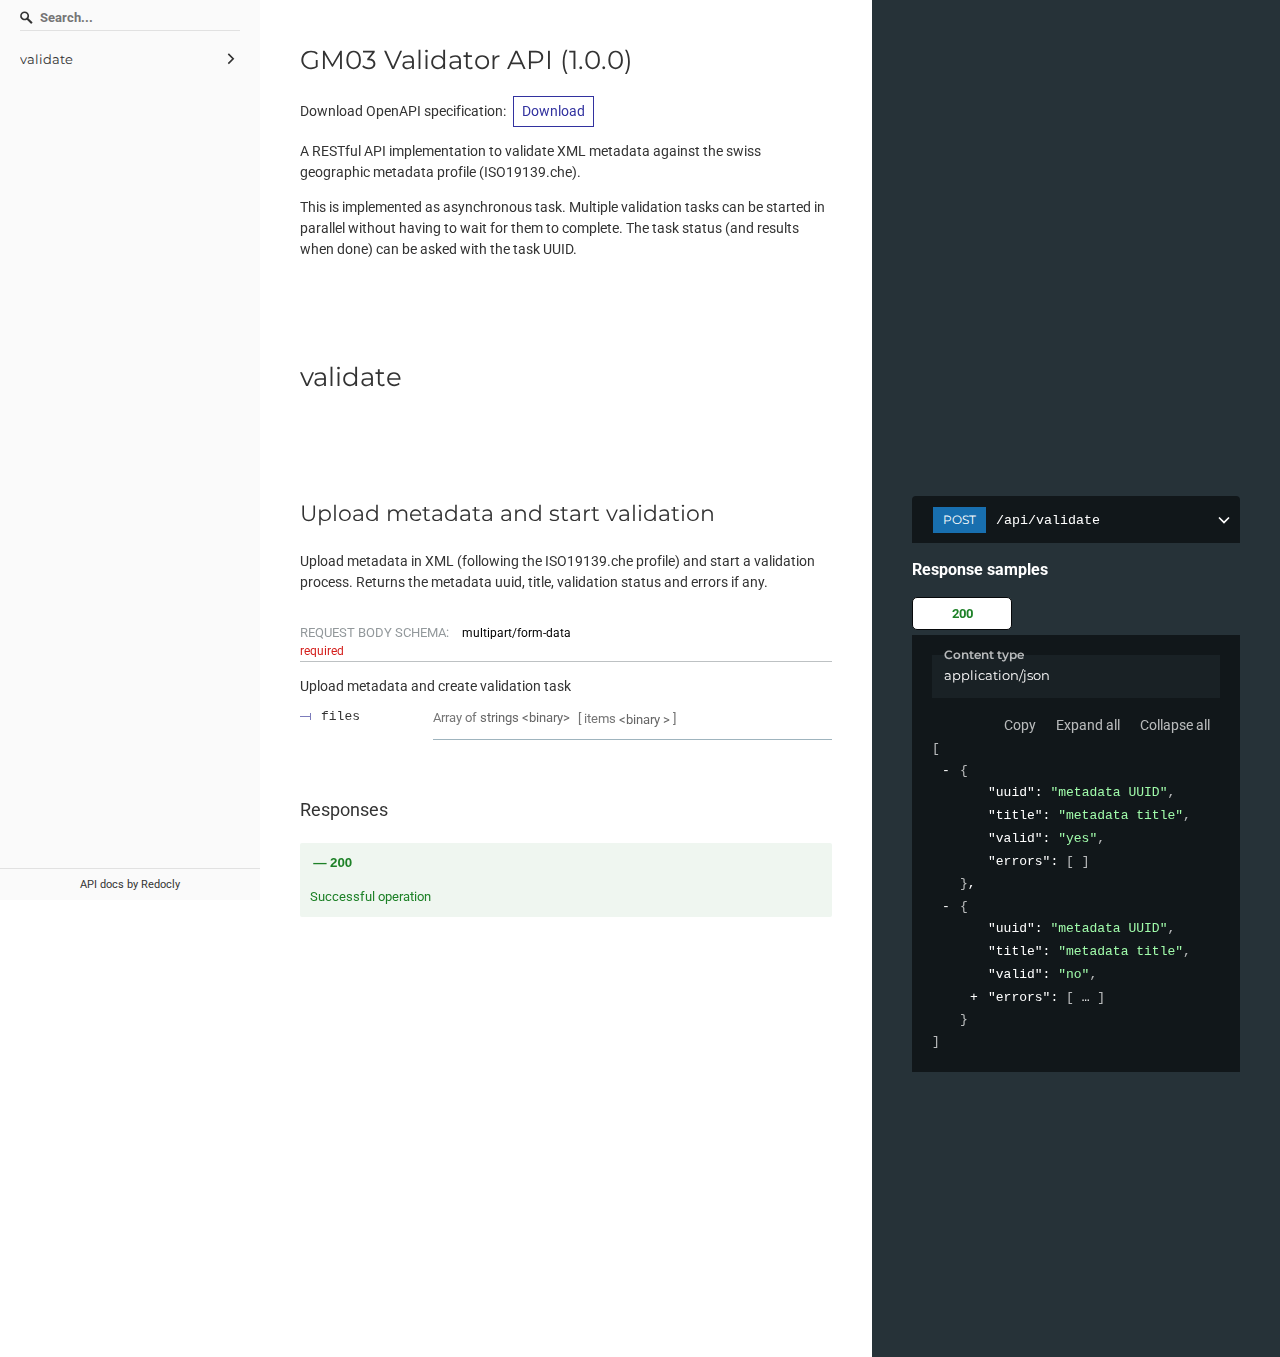
<file: home/static/redoc-static.html>
<!DOCTYPE html>
<html>

<head>
  <meta charset="utf8" />
  <title>GM03 Validator API</title>
  <!-- needed for adaptive design -->
  <meta name="viewport" content="width=device-width, initial-scale=1">
  <style>
    body {
      padding: 0;
      margin: 0;
    }
  </style>
  <script src="https://cdn.redoc.ly/redoc/v2.1.3/bundles/redoc.standalone.js"></script><style data-styled="true" data-styled-version="6.1.1">.gvoNGN{width:calc(100% - 40%);padding:0 40px;}/*!sc*/
@media print,screen and (max-width: 75rem){.gvoNGN{width:100%;padding:40px 40px;}}/*!sc*/
data-styled.g4[id="sc-hKgKIp"]{content:"gvoNGN,"}/*!sc*/
.kxmVZO{padding:40px 0;}/*!sc*/
.kxmVZO:last-child{min-height:calc(100vh + 1px);}/*!sc*/
.kxmVZO>.kxmVZO:last-child{min-height:initial;}/*!sc*/
@media print,screen and (max-width: 75rem){.kxmVZO{padding:0;}}/*!sc*/
.bCpIRB{padding:40px 0;position:relative;}/*!sc*/
.bCpIRB:last-child{min-height:calc(100vh + 1px);}/*!sc*/
.bCpIRB>.bCpIRB:last-child{min-height:initial;}/*!sc*/
@media print,screen and (max-width: 75rem){.bCpIRB{padding:0;}}/*!sc*/
.bCpIRB:not(:last-of-type):after{position:absolute;bottom:0;width:100%;display:block;content:'';border-bottom:1px solid rgba(0, 0, 0, 0.2);}/*!sc*/
data-styled.g5[id="sc-eCstZk"]{content:"kxmVZO,bCpIRB,"}/*!sc*/
.QymcT{width:40%;color:#ffffff;background-color:#263238;padding:0 40px;}/*!sc*/
@media print,screen and (max-width: 75rem){.QymcT{width:100%;padding:40px 40px;}}/*!sc*/
data-styled.g6[id="sc-jSguLX"]{content:"QymcT,"}/*!sc*/
.bZqtR{background-color:#263238;}/*!sc*/
data-styled.g7[id="sc-gKsecS"]{content:"bZqtR,"}/*!sc*/
.keMybc{display:flex;width:100%;padding:0;}/*!sc*/
@media print,screen and (max-width: 75rem){.keMybc{flex-direction:column;}}/*!sc*/
data-styled.g8[id="sc-iBPTVF"]{content:"keMybc,"}/*!sc*/
.djltfY{font-family:Montserrat,sans-serif;font-weight:400;font-size:1.85714em;line-height:1.6em;color:#333333;}/*!sc*/
data-styled.g9[id="sc-fubDmA"]{content:"djltfY,"}/*!sc*/
.biKwui{font-family:Montserrat,sans-serif;font-weight:400;font-size:1.57143em;line-height:1.6em;color:#333333;margin:0 0 20px;}/*!sc*/
data-styled.g10[id="sc-pGaPU"]{content:"biKwui,"}/*!sc*/
.jmifsN{color:#ffffff;}/*!sc*/
data-styled.g12[id="sc-kEjbdu"]{content:"jmifsN,"}/*!sc*/
.bRzaSI{border-bottom:1px solid rgba(38, 50, 56, 0.3);margin:1em 0 1em 0;color:rgba(38, 50, 56, 0.5);font-weight:normal;text-transform:uppercase;font-size:0.929em;line-height:20px;}/*!sc*/
data-styled.g13[id="sc-iqHXzD"]{content:"bRzaSI,"}/*!sc*/
.sc-crrtmM{cursor:pointer;margin-left:-20px;padding:0;line-height:1;width:20px;display:inline-block;outline:0;}/*!sc*/
.jGBpue:before{content:'';width:15px;height:15px;background-size:contain;background-image:url('[data-uri]');opacity:0.5;visibility:hidden;display:inline-block;vertical-align:middle;}/*!sc*/
h1:hover>.jGBpue::before,h2:hover>.jGBpue::before,.jGBpue:hover::before{visibility:visible;}/*!sc*/
data-styled.g14[id="sc-crrtmM"]{content:"jGBpue,"}/*!sc*/
.hHHrnR{height:18px;width:18px;min-width:18px;vertical-align:middle;float:right;transition:transform 0.2s ease-out;transform:rotateZ(-90deg);}/*!sc*/
.hHbBnT{height:20px;width:20px;min-width:20px;vertical-align:middle;float:right;transition:transform 0.2s ease-out;transform:rotateZ(0);}/*!sc*/
.hHbBnT polygon{fill:white;}/*!sc*/
data-styled.g15[id="sc-dQpIV"]{content:"hHHrnR,hHbBnT,"}/*!sc*/
.gPUvwc{border-left:1px solid #7c7cbb;box-sizing:border-box;position:relative;padding:10px 10px 10px 0;}/*!sc*/
@media screen and (max-width: 50rem){.gPUvwc{display:block;overflow:hidden;}}/*!sc*/
tr:first-of-type>.gPUvwc,tr.last>.gPUvwc{border-left-width:0;background-position:top left;background-repeat:no-repeat;background-size:1px 100%;}/*!sc*/
tr:first-of-type>.gPUvwc{background-image:linear-gradient(
      to bottom,
      transparent 0%,
      transparent 22px,
      #7c7cbb 22px,
      #7c7cbb 100%
    );}/*!sc*/
tr.last>.gPUvwc{background-image:linear-gradient(
      to bottom,
      #7c7cbb 0%,
      #7c7cbb 22px,
      transparent 22px,
      transparent 100%
    );}/*!sc*/
tr.last+tr>.gPUvwc{border-left-color:transparent;}/*!sc*/
tr.last:first-child>.gPUvwc{background:none;border-left-color:transparent;}/*!sc*/
data-styled.g18[id="sc-hBEZvw"]{content:"gPUvwc,"}/*!sc*/
.gXIfsF{vertical-align:top;line-height:20px;white-space:nowrap;font-size:13px;font-family:Courier,monospace;}/*!sc*/
.gXIfsF.deprecated{text-decoration:line-through;color:#707070;}/*!sc*/
data-styled.g20[id="sc-fFubCH"]{content:"gXIfsF,"}/*!sc*/
.kMAhqG{border-bottom:1px solid #9fb4be;padding:10px 0;width:75%;box-sizing:border-box;}/*!sc*/
tr.expanded .kMAhqG{border-bottom:none;}/*!sc*/
@media screen and (max-width: 50rem){.kMAhqG{padding:0 20px;border-bottom:none;border-left:1px solid #7c7cbb;}tr.last>.kMAhqG{border-left:none;}}/*!sc*/
data-styled.g21[id="sc-bkzXAi"]{content:"kMAhqG,"}/*!sc*/
.jwsifT{color:#7c7cbb;font-family:Courier,monospace;margin-right:10px;}/*!sc*/
.jwsifT::before{content:'';display:inline-block;vertical-align:middle;width:10px;height:1px;background:#7c7cbb;}/*!sc*/
.jwsifT::after{content:'';display:inline-block;vertical-align:middle;width:1px;background:#7c7cbb;height:7px;}/*!sc*/
data-styled.g22[id="sc-idOjMB"]{content:"jwsifT,"}/*!sc*/
.buUaAP{border-collapse:separate;border-radius:3px;font-size:14px;border-spacing:0;width:100%;}/*!sc*/
.buUaAP >tr{vertical-align:middle;}/*!sc*/
@media screen and (max-width: 50rem){.buUaAP{display:block;}.buUaAP >tr,.buUaAP >tbody>tr{display:block;}}/*!sc*/
@media screen and (max-width: 50rem) and (-ms-high-contrast:none){.buUaAP td{float:left;width:100%;}}/*!sc*/
.buUaAP .sc-dIUfKc,.buUaAP .sc-dIUfKc .sc-dIUfKc .sc-dIUfKc,.buUaAP .sc-dIUfKc .sc-dIUfKc .sc-dIUfKc .sc-dIUfKc .sc-dIUfKc{margin:1em;margin-right:0;background:#fafafa;}/*!sc*/
.buUaAP .sc-dIUfKc .sc-dIUfKc,.buUaAP .sc-dIUfKc .sc-dIUfKc .sc-dIUfKc .sc-dIUfKc,.buUaAP .sc-dIUfKc .sc-dIUfKc .sc-dIUfKc .sc-dIUfKc .sc-dIUfKc .sc-dIUfKc{background:#ffffff;}/*!sc*/
data-styled.g24[id="sc-hHftZz"]{content:"buUaAP,"}/*!sc*/
.jVRsAZ >ul{list-style:none;padding:0;margin:0;margin:0 -5px;}/*!sc*/
.jVRsAZ >ul >li{padding:5px 10px;display:inline-block;background-color:#11171a;border-bottom:1px solid rgba(0, 0, 0, 0.5);cursor:pointer;text-align:center;outline:none;color:#ccc;margin:0 5px 5px 5px;border:1px solid #07090b;border-radius:5px;min-width:60px;font-size:0.9em;font-weight:bold;}/*!sc*/
.jVRsAZ >ul >li.react-tabs__tab--selected{color:#333333;background:#ffffff;}/*!sc*/
.jVRsAZ >ul >li.react-tabs__tab--selected:focus{outline:auto;}/*!sc*/
.jVRsAZ >ul >li:only-child{flex:none;min-width:100px;}/*!sc*/
.jVRsAZ >ul >li.tab-success{color:#1d8127;}/*!sc*/
.jVRsAZ >ul >li.tab-redirect{color:#ffa500;}/*!sc*/
.jVRsAZ >ul >li.tab-info{color:#87ceeb;}/*!sc*/
.jVRsAZ >ul >li.tab-error{color:#d41f1c;}/*!sc*/
.jVRsAZ >.react-tabs__tab-panel{background:#11171a;}/*!sc*/
.jVRsAZ >.react-tabs__tab-panel>div,.jVRsAZ >.react-tabs__tab-panel>pre{padding:20px;margin:0;}/*!sc*/
.jVRsAZ >.react-tabs__tab-panel>div>pre{padding:0;}/*!sc*/
data-styled.g30[id="sc-cxFKTC"]{content:"jVRsAZ,"}/*!sc*/
.gpkGbA code[class*='language-'],.gpkGbA pre[class*='language-']{text-shadow:0 -0.1em 0.2em black;text-align:left;white-space:pre;word-spacing:normal;word-break:normal;word-wrap:normal;line-height:1.5;-moz-tab-size:4;-o-tab-size:4;tab-size:4;-webkit-hyphens:none;-moz-hyphens:none;-ms-hyphens:none;hyphens:none;}/*!sc*/
@media print{.gpkGbA code[class*='language-'],.gpkGbA pre[class*='language-']{text-shadow:none;}}/*!sc*/
.gpkGbA pre[class*='language-']{padding:1em;margin:0.5em 0;overflow:auto;}/*!sc*/
.gpkGbA .token.comment,.gpkGbA .token.prolog,.gpkGbA .token.doctype,.gpkGbA .token.cdata{color:hsl(30, 20%, 50%);}/*!sc*/
.gpkGbA .token.punctuation{opacity:0.7;}/*!sc*/
.gpkGbA .namespace{opacity:0.7;}/*!sc*/
.gpkGbA .token.property,.gpkGbA .token.tag,.gpkGbA .token.number,.gpkGbA .token.constant,.gpkGbA .token.symbol{color:#4a8bb3;}/*!sc*/
.gpkGbA .token.boolean{color:#e64441;}/*!sc*/
.gpkGbA .token.selector,.gpkGbA .token.attr-name,.gpkGbA .token.string,.gpkGbA .token.char,.gpkGbA .token.builtin,.gpkGbA .token.inserted{color:#a0fbaa;}/*!sc*/
.gpkGbA .token.selector+a,.gpkGbA .token.attr-name+a,.gpkGbA .token.string+a,.gpkGbA .token.char+a,.gpkGbA .token.builtin+a,.gpkGbA .token.inserted+a,.gpkGbA .token.selector+a:visited,.gpkGbA .token.attr-name+a:visited,.gpkGbA .token.string+a:visited,.gpkGbA .token.char+a:visited,.gpkGbA .token.builtin+a:visited,.gpkGbA .token.inserted+a:visited{color:#4ed2ba;text-decoration:underline;}/*!sc*/
.gpkGbA .token.property.string{color:white;}/*!sc*/
.gpkGbA .token.operator,.gpkGbA .token.entity,.gpkGbA .token.url,.gpkGbA .token.variable{color:hsl(40, 90%, 60%);}/*!sc*/
.gpkGbA .token.atrule,.gpkGbA .token.attr-value,.gpkGbA .token.keyword{color:hsl(350, 40%, 70%);}/*!sc*/
.gpkGbA .token.regex,.gpkGbA .token.important{color:#e90;}/*!sc*/
.gpkGbA .token.important,.gpkGbA .token.bold{font-weight:bold;}/*!sc*/
.gpkGbA .token.italic{font-style:italic;}/*!sc*/
.gpkGbA .token.entity{cursor:help;}/*!sc*/
.gpkGbA .token.deleted{color:red;}/*!sc*/
data-styled.g32[id="sc-iJuWdM"]{content:"gpkGbA,"}/*!sc*/
.bIDavi{opacity:0.7;transition:opacity 0.3s ease;text-align:right;}/*!sc*/
.bIDavi:focus-within{opacity:1;}/*!sc*/
.bIDavi >button{background-color:transparent;border:0;color:inherit;padding:2px 10px;font-family:Roboto,sans-serif;font-size:14px;line-height:1.5em;cursor:pointer;outline:0;}/*!sc*/
.bIDavi >button :hover,.bIDavi >button :focus{background:rgba(255, 255, 255, 0.1);}/*!sc*/
data-styled.g33[id="sc-giInvV"]{content:"bIDavi,"}/*!sc*/
.eJckYb{position:relative;}/*!sc*/
data-styled.g37[id="sc-kLgoAE"]{content:"eJckYb,"}/*!sc*/
.duVBEA{margin-left:10px;text-transform:none;font-size:0.929em;color:black;}/*!sc*/
data-styled.g41[id="sc-gWHiUp"]{content:"duVBEA,"}/*!sc*/
.casAkG{font-family:Roboto,sans-serif;font-weight:400;line-height:1.5em;}/*!sc*/
.casAkG p:last-child{margin-bottom:0;}/*!sc*/
.casAkG h1{font-family:Montserrat,sans-serif;font-weight:400;font-size:1.85714em;line-height:1.6em;color:#32329f;margin-top:0;}/*!sc*/
.casAkG h2{font-family:Montserrat,sans-serif;font-weight:400;font-size:1.57143em;line-height:1.6em;color:#333333;}/*!sc*/
.casAkG code{color:#e53935;background-color:rgba(38, 50, 56, 0.05);font-family:Courier,monospace;border-radius:2px;border:1px solid rgba(38, 50, 56, 0.1);padding:0 5px;font-size:13px;font-weight:400;word-break:break-word;}/*!sc*/
.casAkG pre{font-family:Courier,monospace;white-space:pre;background-color:#11171a;color:white;padding:20px;overflow-x:auto;line-height:normal;border-radius:0;border:1px solid rgba(38, 50, 56, 0.1);}/*!sc*/
.casAkG pre code{background-color:transparent;color:white;padding:0;}/*!sc*/
.casAkG pre code:before,.casAkG pre code:after{content:none;}/*!sc*/
.casAkG blockquote{margin:0;margin-bottom:1em;padding:0 15px;color:#777;border-left:4px solid #ddd;}/*!sc*/
.casAkG img{max-width:100%;box-sizing:content-box;}/*!sc*/
.casAkG ul,.casAkG ol{padding-left:2em;margin:0;margin-bottom:1em;}/*!sc*/
.casAkG ul ul,.casAkG ol ul,.casAkG ul ol,.casAkG ol ol{margin-bottom:0;margin-top:0;}/*!sc*/
.casAkG table{display:block;width:100%;overflow:auto;word-break:normal;word-break:keep-all;border-collapse:collapse;border-spacing:0;margin-top:1.5em;margin-bottom:1.5em;}/*!sc*/
.casAkG table tr{background-color:#fff;border-top:1px solid #ccc;}/*!sc*/
.casAkG table tr:nth-child(2n){background-color:#fafafa;}/*!sc*/
.casAkG table th,.casAkG table td{padding:6px 13px;border:1px solid #ddd;}/*!sc*/
.casAkG table th{text-align:left;font-weight:bold;}/*!sc*/
.casAkG .share-link{cursor:pointer;margin-left:-20px;padding:0;line-height:1;width:20px;display:inline-block;outline:0;}/*!sc*/
.casAkG .share-link:before{content:'';width:15px;height:15px;background-size:contain;background-image:url('[data-uri]');opacity:0.5;visibility:hidden;display:inline-block;vertical-align:middle;}/*!sc*/
.casAkG h1:hover>.share-link::before,.casAkG h2:hover>.share-link::before,.casAkG .share-link:hover::before{visibility:visible;}/*!sc*/
.casAkG a{text-decoration:auto;color:#32329f;}/*!sc*/
.casAkG a:visited{color:#32329f;}/*!sc*/
.casAkG a:hover{color:#6868cf;text-decoration:auto;}/*!sc*/
.dujygE{font-family:Roboto,sans-serif;font-weight:400;line-height:1.5em;}/*!sc*/
.dujygE p:last-child{margin-bottom:0;}/*!sc*/
.dujygE p:first-child{margin-top:0;}/*!sc*/
.dujygE p:last-child{margin-bottom:0;}/*!sc*/
.dujygE h1{font-family:Montserrat,sans-serif;font-weight:400;font-size:1.85714em;line-height:1.6em;color:#32329f;margin-top:0;}/*!sc*/
.dujygE h2{font-family:Montserrat,sans-serif;font-weight:400;font-size:1.57143em;line-height:1.6em;color:#333333;}/*!sc*/
.dujygE code{color:#e53935;background-color:rgba(38, 50, 56, 0.05);font-family:Courier,monospace;border-radius:2px;border:1px solid rgba(38, 50, 56, 0.1);padding:0 5px;font-size:13px;font-weight:400;word-break:break-word;}/*!sc*/
.dujygE pre{font-family:Courier,monospace;white-space:pre;background-color:#11171a;color:white;padding:20px;overflow-x:auto;line-height:normal;border-radius:0;border:1px solid rgba(38, 50, 56, 0.1);}/*!sc*/
.dujygE pre code{background-color:transparent;color:white;padding:0;}/*!sc*/
.dujygE pre code:before,.dujygE pre code:after{content:none;}/*!sc*/
.dujygE blockquote{margin:0;margin-bottom:1em;padding:0 15px;color:#777;border-left:4px solid #ddd;}/*!sc*/
.dujygE img{max-width:100%;box-sizing:content-box;}/*!sc*/
.dujygE ul,.dujygE ol{padding-left:2em;margin:0;margin-bottom:1em;}/*!sc*/
.dujygE ul ul,.dujygE ol ul,.dujygE ul ol,.dujygE ol ol{margin-bottom:0;margin-top:0;}/*!sc*/
.dujygE table{display:block;width:100%;overflow:auto;word-break:normal;word-break:keep-all;border-collapse:collapse;border-spacing:0;margin-top:1.5em;margin-bottom:1.5em;}/*!sc*/
.dujygE table tr{background-color:#fff;border-top:1px solid #ccc;}/*!sc*/
.dujygE table tr:nth-child(2n){background-color:#fafafa;}/*!sc*/
.dujygE table th,.dujygE table td{padding:6px 13px;border:1px solid #ddd;}/*!sc*/
.dujygE table th{text-align:left;font-weight:bold;}/*!sc*/
.dujygE .share-link{cursor:pointer;margin-left:-20px;padding:0;line-height:1;width:20px;display:inline-block;outline:0;}/*!sc*/
.dujygE .share-link:before{content:'';width:15px;height:15px;background-size:contain;background-image:url('[data-uri]');opacity:0.5;visibility:hidden;display:inline-block;vertical-align:middle;}/*!sc*/
.dujygE h1:hover>.share-link::before,.dujygE h2:hover>.share-link::before,.dujygE .share-link:hover::before{visibility:visible;}/*!sc*/
.dujygE a{text-decoration:auto;color:#32329f;}/*!sc*/
.dujygE a:visited{color:#32329f;}/*!sc*/
.dujygE a:hover{color:#6868cf;text-decoration:auto;}/*!sc*/
data-styled.g42[id="sc-cBNeRQ"]{content:"casAkG,dujygE,"}/*!sc*/
.bzkUsW{display:inline;}/*!sc*/
data-styled.g43[id="sc-citwID"]{content:"bzkUsW,"}/*!sc*/
.iVrxDL{position:relative;}/*!sc*/
data-styled.g44[id="sc-jcVcfa"]{content:"iVrxDL,"}/*!sc*/
.gLzJQv:hover>.sc-giInvV{opacity:1;}/*!sc*/
data-styled.g49[id="sc-cTkyaV"]{content:"gLzJQv,"}/*!sc*/
.jXmkAn{font-family:Courier,monospace;font-size:13px;white-space:pre;contain:content;overflow-x:auto;}/*!sc*/
.jXmkAn .redoc-json code>.collapser{display:none;pointer-events:none;}/*!sc*/
.jXmkAn .callback-function{color:gray;}/*!sc*/
.jXmkAn .collapser:after{content:'-';cursor:pointer;}/*!sc*/
.jXmkAn .collapsed>.collapser:after{content:'+';cursor:pointer;}/*!sc*/
.jXmkAn .ellipsis:after{content:' … ';}/*!sc*/
.jXmkAn .collapsible{margin-left:2em;}/*!sc*/
.jXmkAn .hoverable{padding-top:1px;padding-bottom:1px;padding-left:2px;padding-right:2px;border-radius:2px;}/*!sc*/
.jXmkAn .hovered{background-color:rgba(235, 238, 249, 1);}/*!sc*/
.jXmkAn .collapser{background-color:transparent;border:0;color:#fff;font-family:Courier,monospace;font-size:13px;padding-right:6px;padding-left:6px;padding-top:0;padding-bottom:0;display:flex;align-items:center;justify-content:center;width:15px;height:15px;position:absolute;top:4px;left:-1.5em;cursor:default;user-select:none;-webkit-user-select:none;padding:2px;}/*!sc*/
.jXmkAn .collapser:focus{outline-color:#fff;outline-style:dotted;outline-width:1px;}/*!sc*/
.jXmkAn ul{list-style-type:none;padding:0px;margin:0px 0px 0px 26px;}/*!sc*/
.jXmkAn li{position:relative;display:block;}/*!sc*/
.jXmkAn .hoverable{display:inline-block;}/*!sc*/
.jXmkAn .selected{outline-style:solid;outline-width:1px;outline-style:dotted;}/*!sc*/
.jXmkAn .collapsed>.collapsible{display:none;}/*!sc*/
.jXmkAn .ellipsis{display:none;}/*!sc*/
.jXmkAn .collapsed>.ellipsis{display:inherit;}/*!sc*/
data-styled.g50[id="sc-jNMdxs"]{content:"jXmkAn,"}/*!sc*/
.bAzVww{padding:0.9em;background-color:rgba(38,50,56,0.4);margin:0 0 10px 0;display:block;font-family:Montserrat,sans-serif;font-size:0.929em;line-height:1.5em;}/*!sc*/
data-styled.g51[id="sc-dOSSlk"]{content:"bAzVww,"}/*!sc*/
.etjuEr{font-family:Montserrat,sans-serif;font-size:12px;position:absolute;z-index:1;top:-11px;left:12px;font-weight:600;color:rgba(255,255,255,0.7);}/*!sc*/
data-styled.g52[id="sc-bBrOHt"]{content:"etjuEr,"}/*!sc*/
.eDzWuJ{position:relative;}/*!sc*/
data-styled.g53[id="sc-cOaiZO"]{content:"eDzWuJ,"}/*!sc*/
.kTaCsY{margin-top:15px;}/*!sc*/
data-styled.g56[id="sc-hTZhMB"]{content:"kTaCsY,"}/*!sc*/
.ihUpGF{vertical-align:middle;font-size:13px;line-height:20px;}/*!sc*/
data-styled.g58[id="sc-gTgyBf"]{content:"ihUpGF,"}/*!sc*/
.cREGdc{color:rgba(102,102,102,0.9);}/*!sc*/
data-styled.g59[id="sc-laRQQM"]{content:"cREGdc,"}/*!sc*/
.iPuJRj{color:#666;}/*!sc*/
data-styled.g60[id="sc-iNqNmV"]{content:"iPuJRj,"}/*!sc*/
.giWqTo{color:#d41f1c;font-size:0.9em;font-weight:normal;margin-left:20px;line-height:1;}/*!sc*/
data-styled.g62[id="sc-eJMOVy"]{content:"giWqTo,"}/*!sc*/
.ftpGcj{margin:0 5px;vertical-align:text-top;}/*!sc*/
data-styled.g74[id="sc-jHVeRl"]{content:"ftpGcj,"}/*!sc*/
.hWeMwQ{margin-top:0;margin-bottom:0.5em;}/*!sc*/
data-styled.g91[id="sc-eGCbyA"]{content:"hWeMwQ,"}/*!sc*/
.gUXnfH{border:1px solid #32329f;color:#32329f;font-weight:normal;margin-left:0.5em;padding:4px 8px 4px;display:inline-block;text-decoration:none;cursor:pointer;}/*!sc*/
data-styled.g92[id="sc-ctaXUJ"]{content:"gUXnfH,"}/*!sc*/
.bwwtyo{width:9ex;display:inline-block;height:13px;line-height:13px;background-color:#333;border-radius:3px;background-repeat:no-repeat;background-position:6px 4px;font-size:7px;font-family:Verdana,sans-serif;color:white;text-transform:uppercase;text-align:center;font-weight:bold;vertical-align:middle;margin-right:6px;margin-top:2px;}/*!sc*/
.bwwtyo.get{background-color:#2F8132;}/*!sc*/
.bwwtyo.post{background-color:#186FAF;}/*!sc*/
.bwwtyo.put{background-color:#95507c;}/*!sc*/
.bwwtyo.options{background-color:#947014;}/*!sc*/
.bwwtyo.patch{background-color:#bf581d;}/*!sc*/
.bwwtyo.delete{background-color:#cc3333;}/*!sc*/
.bwwtyo.basic{background-color:#707070;}/*!sc*/
.bwwtyo.link{background-color:#07818F;}/*!sc*/
.bwwtyo.head{background-color:#A23DAD;}/*!sc*/
.bwwtyo.hook{background-color:#32329f;}/*!sc*/
.bwwtyo.schema{background-color:#707070;}/*!sc*/
data-styled.g99[id="sc-dkIYMQ"]{content:"bwwtyo,"}/*!sc*/
.YKcaq{margin:0;padding:0;}/*!sc*/
.YKcaq:first-child{padding-bottom:32px;}/*!sc*/
.sc-XhViZ .sc-XhViZ{font-size:0.929em;}/*!sc*/
.VqZwz{margin:0;padding:0;display:none;}/*!sc*/
.VqZwz:first-child{padding-bottom:32px;}/*!sc*/
.sc-XhViZ .sc-XhViZ{font-size:0.929em;}/*!sc*/
data-styled.g100[id="sc-XhViZ"]{content:"YKcaq,VqZwz,"}/*!sc*/
.fhNqYr{list-style:none inside none;overflow:hidden;text-overflow:ellipsis;padding:0;}/*!sc*/
data-styled.g101[id="sc-ikPBrU"]{content:"fhNqYr,"}/*!sc*/
.cOUFXf{cursor:pointer;color:#333333;margin:0;padding:12.5px 20px;display:flex;justify-content:space-between;font-family:Montserrat,sans-serif;font-size:0.929em;text-transform:none;background-color:#fafafa;}/*!sc*/
.cOUFXf:hover{color:#32329f;background-color:#e1e1e1;}/*!sc*/
.cOUFXf .sc-dQpIV{height:1.5em;width:1.5em;}/*!sc*/
.cOUFXf .sc-dQpIV polygon{fill:#333333;}/*!sc*/
.CYQVt{cursor:pointer;color:#333333;margin:0;padding:12.5px 20px;display:flex;justify-content:space-between;font-family:Montserrat,sans-serif;background-color:#fafafa;}/*!sc*/
.CYQVt:hover{color:#32329f;background-color:#ededed;}/*!sc*/
.CYQVt .sc-dQpIV{height:1.5em;width:1.5em;}/*!sc*/
.CYQVt .sc-dQpIV polygon{fill:#333333;}/*!sc*/
data-styled.g102[id="sc-tYqQR"]{content:"cOUFXf,CYQVt,"}/*!sc*/
.bkVowu{display:inline-block;vertical-align:middle;width:calc(100% - 38px);overflow:hidden;text-overflow:ellipsis;}/*!sc*/
data-styled.g103[id="sc-biBryG"]{content:"bkVowu,"}/*!sc*/
.jrtoRW{font-size:0.8em;margin-top:10px;text-align:center;position:fixed;width:260px;bottom:0;background:#fafafa;}/*!sc*/
.jrtoRW a,.jrtoRW a:visited,.jrtoRW a:hover{color:#333333!important;padding:5px 0;border-top:1px solid #e1e1e1;text-decoration:none;display:flex;align-items:center;justify-content:center;}/*!sc*/
.jrtoRW img{width:15px;margin-right:5px;}/*!sc*/
@media screen and (max-width: 50rem){.jrtoRW{width:100%;}}/*!sc*/
data-styled.g104[id="sc-eHfQwz"]{content:"jrtoRW,"}/*!sc*/
.bhuodb{cursor:pointer;position:relative;margin-bottom:5px;}/*!sc*/
data-styled.g110[id="sc-bQdSiB"]{content:"bhuodb,"}/*!sc*/
.jzevEV{font-family:Courier,monospace;margin-left:10px;flex:1;overflow-x:hidden;text-overflow:ellipsis;}/*!sc*/
data-styled.g111[id="sc-fXoxOd"]{content:"jzevEV,"}/*!sc*/
.jlriCd{outline:0;color:inherit;width:100%;text-align:left;cursor:pointer;padding:10px 30px 10px 20px;border-radius:4px 4px 0 0;background-color:#11171a;display:flex;white-space:nowrap;align-items:center;border:1px solid transparent;border-bottom:0;transition:border-color 0.25s ease;}/*!sc*/
.jlriCd ..sc-fXoxOd{color:#ffffff;}/*!sc*/
.jlriCd:focus{box-shadow:inset 0 2px 2px rgba(0, 0, 0, 0.45),0 2px 0 rgba(128, 128, 128, 0.25);}/*!sc*/
data-styled.g112[id="sc-FyfbU"]{content:"jlriCd,"}/*!sc*/
.coiChI{font-size:0.929em;line-height:20px;background-color:#186FAF;color:#ffffff;padding:3px 10px;text-transform:uppercase;font-family:Montserrat,sans-serif;margin:0;}/*!sc*/
data-styled.g113[id="sc-jXkspL"]{content:"coiChI,"}/*!sc*/
.ciRGmD{position:absolute;width:100%;z-index:100;background:#fafafa;color:#263238;box-sizing:border-box;box-shadow:0 0 6px rgba(0, 0, 0, 0.33);overflow:hidden;border-bottom-left-radius:4px;border-bottom-right-radius:4px;transition:all 0.25s ease;visibility:hidden;transform:translateY(-50%) scaleY(0);}/*!sc*/
data-styled.g114[id="sc-eFtZDC"]{content:"ciRGmD,"}/*!sc*/
.buTZbL{padding:10px;}/*!sc*/
data-styled.g115[id="sc-fmlKft"]{content:"buTZbL,"}/*!sc*/
.uePtT{padding:5px;border:1px solid #ccc;background:#fff;word-break:break-all;color:#32329f;}/*!sc*/
.uePtT >span{color:#333333;}/*!sc*/
data-styled.g116[id="sc-ljRaSg"]{content:"uePtT,"}/*!sc*/
.gpLUhw{text-transform:lowercase;margin-left:0;line-height:1.5em;}/*!sc*/
data-styled.g117[id="sc-jmhEHb"]{content:"gpLUhw,"}/*!sc*/
.eEqsZl{display:block;border:0;width:100%;text-align:left;padding:10px;border-radius:2px;margin-bottom:4px;line-height:1.5em;cursor:pointer;color:#1d8127;background-color:rgba(29,129,39,0.07);cursor:default;}/*!sc*/
.eEqsZl:focus{outline:auto #1d8127;}/*!sc*/
.eEqsZl::before{content:"—";font-weight:bold;width:1.5em;text-align:center;display:inline-block;vertical-align:top;}/*!sc*/
.eEqsZl:focus{outline:0;}/*!sc*/
data-styled.g119[id="sc-httZfN"]{content:"eEqsZl,"}/*!sc*/
.goojcW{vertical-align:top;}/*!sc*/
data-styled.g122[id="sc-gVgoeb"]{content:"goojcW,"}/*!sc*/
.fCsSHf{font-size:1.3em;padding:0.2em 0;margin:3em 0 1.1em;color:#333333;font-weight:normal;}/*!sc*/
data-styled.g123[id="sc-fWPdKs"]{content:"fCsSHf,"}/*!sc*/
.fgfjUV{margin-bottom:30px;}/*!sc*/
data-styled.g128[id="sc-eWVLZl"]{content:"fgfjUV,"}/*!sc*/
.iEVneI{user-select:none;width:20px;height:20px;align-self:center;display:flex;flex-direction:column;color:#32329f;}/*!sc*/
data-styled.g129[id="sc-iGctyi"]{content:"iEVneI,"}/*!sc*/
.gXSQkB{width:260px;background-color:#fafafa;overflow:hidden;display:flex;flex-direction:column;backface-visibility:hidden;height:100vh;position:sticky;position:-webkit-sticky;top:0;}/*!sc*/
@media screen and (max-width: 50rem){.gXSQkB{position:fixed;z-index:20;width:100%;background:#fafafa;display:none;}}/*!sc*/
@media print{.gXSQkB{display:none;}}/*!sc*/
data-styled.g130[id="sc-irlPvL"]{content:"gXSQkB,"}/*!sc*/
.bEOmaQ{outline:none;user-select:none;background-color:#f2f2f2;color:#32329f;display:none;cursor:pointer;position:fixed;right:20px;z-index:100;border-radius:50%;box-shadow:0 0 20px rgba(0, 0, 0, 0.3);bottom:44px;width:60px;height:60px;padding:0 20px;}/*!sc*/
@media screen and (max-width: 50rem){.bEOmaQ{display:flex;}}/*!sc*/
.bEOmaQ svg{color:#0065FB;}/*!sc*/
@media print{.bEOmaQ{display:none;}}/*!sc*/
data-styled.g131[id="sc-eWvOCH"]{content:"bEOmaQ,"}/*!sc*/
.bwTiCm{font-family:Roboto,sans-serif;font-size:14px;font-weight:400;line-height:1.5em;color:#333333;display:flex;position:relative;text-align:left;-webkit-font-smoothing:antialiased;font-smoothing:antialiased;text-rendering:optimizeSpeed!important;tap-highlight-color:rgba(0, 0, 0, 0);text-size-adjust:100%;}/*!sc*/
.bwTiCm *{box-sizing:border-box;-webkit-tap-highlight-color:rgba(255, 255, 255, 0);}/*!sc*/
data-styled.g132[id="sc-kUbfpu"]{content:"bwTiCm,"}/*!sc*/
.dPIjnf{z-index:1;position:relative;overflow:hidden;width:calc(100% - 260px);contain:layout;}/*!sc*/
@media print,screen and (max-width: 50rem){.dPIjnf{width:100%;}}/*!sc*/
data-styled.g133[id="sc-dwcvcB"]{content:"dPIjnf,"}/*!sc*/
.gfiMgB{background:#263238;position:absolute;top:0;bottom:0;right:0;width:calc((100% - 260px) * 0.4);}/*!sc*/
@media print,screen and (max-width: 75rem){.gfiMgB{display:none;}}/*!sc*/
data-styled.g134[id="sc-jtHLPo"]{content:"gfiMgB,"}/*!sc*/
.hwhlAl{padding:5px 0;}/*!sc*/
data-styled.g135[id="sc-eltaTX"]{content:"hwhlAl,"}/*!sc*/
.eWIXbA{width:calc(100% - 40px);box-sizing:border-box;margin:0 20px;padding:5px 10px 5px 20px;border:0;border-bottom:1px solid #e1e1e1;font-family:Roboto,sans-serif;font-weight:bold;font-size:13px;color:#333333;background-color:transparent;outline:none;}/*!sc*/
data-styled.g136[id="sc-kiYrGK"]{content:"eWIXbA,"}/*!sc*/
.lcoFQc{position:absolute;left:20px;height:1.8em;width:0.9em;}/*!sc*/
.lcoFQc path{fill:#333333;}/*!sc*/
data-styled.g137[id="sc-cKZHtR"]{content:"lcoFQc,"}/*!sc*/
</style>
  <link href="https://fonts.googleapis.com/css?family=Montserrat:300,400,700|Roboto:300,400,700" rel="stylesheet">
</head>

<body>
  
      <div id="redoc"><div class="sc-kUbfpu bwTiCm redoc-wrap"><div class="sc-irlPvL gXSQkB menu-content" style="top:0px;height:calc(100vh - 0px)"><div role="search" class="sc-eltaTX hwhlAl"><svg class="sc-cKZHtR lcoFQc search-icon" version="1.1" viewBox="0 0 1000 1000" x="0px" xmlns="http://www.w3.org/2000/svg" y="0px"><path d="M968.2,849.4L667.3,549c83.9-136.5,66.7-317.4-51.7-435.6C477.1-25,252.5-25,113.9,113.4c-138.5,138.3-138.5,362.6,0,501C219.2,730.1,413.2,743,547.6,666.5l301.9,301.4c43.6,43.6,76.9,14.9,104.2-12.4C981,928.3,1011.8,893,968.2,849.4z M524.5,522c-88.9,88.7-233,88.7-321.8,0c-88.9-88.7-88.9-232.6,0-321.3c88.9-88.7,233-88.7,321.8,0C613.4,289.4,613.4,433.3,524.5,522z"></path></svg><input placeholder="Search..." aria-label="Search" type="text" class="sc-kiYrGK eWIXbA search-input" value=""/></div><div class="sc-kLgoAE eJckYb scrollbar-container undefined"><ul role="menu" class="sc-XhViZ YKcaq"><li tabindex="0" depth="1" data-item-id="tag/validate" role="menuitem" class="sc-ikPBrU fhNqYr"><label class="sc-tYqQR cOUFXf -depth1"><span width="calc(100% - 38px)" title="validate" class="sc-biBryG bkVowu">validate</span><svg class="sc-dQpIV hHHrnR" version="1.1" viewBox="0 0 24 24" x="0" xmlns="http://www.w3.org/2000/svg" y="0" aria-hidden="true"><polygon points="17.3 8.3 12 13.6 6.7 8.3 5.3 9.7 12 16.4 18.7 9.7 "></polygon></svg></label><ul class="sc-XhViZ VqZwz"><li tabindex="0" depth="2" data-item-id="tag/validate/paths/~1api~1validate/post" role="menuitem" class="sc-ikPBrU fhNqYr"><label class="sc-tYqQR CYQVt -depth2"><span type="post" class="sc-dkIYMQ bwwtyo operation-type post">post</span><span tabindex="0" width="calc(100% - 38px)" class="sc-biBryG bkVowu">Upload metadata and start validation</span></label></li></ul></li></ul><div class="sc-eHfQwz jrtoRW"><a target="_blank" rel="noopener noreferrer" href="https://redocly.com/redoc/">API docs by Redocly</a></div></div></div><div class="sc-eWvOCH bEOmaQ"><div class="sc-iGctyi iEVneI"><svg class="" style="transform:translate(2px, -4px) rotate(180deg);transition:transform 0.2s ease" viewBox="0 0 926.23699 573.74994" version="1.1" x="0px" y="0px" width="15" height="15"><g transform="translate(904.92214,-879.1482)"><path d="
          m -673.67664,1221.6502 -231.2455,-231.24803 55.6165,
          -55.627 c 30.5891,-30.59485 56.1806,-55.627 56.8701,-55.627 0.6894,
          0 79.8637,78.60862 175.9427,174.68583 l 174.6892,174.6858 174.6892,
          -174.6858 c 96.079,-96.07721 175.253196,-174.68583 175.942696,
          -174.68583 0.6895,0 26.281,25.03215 56.8701,
          55.627 l 55.6165,55.627 -231.245496,231.24803 c -127.185,127.1864
          -231.5279,231.248 -231.873,231.248 -0.3451,0 -104.688,
          -104.0616 -231.873,-231.248 z
        " fill="currentColor"></path></g></svg><svg class="" style="transform:translate(2px, 4px);transition:transform 0.2s ease" viewBox="0 0 926.23699 573.74994" version="1.1" x="0px" y="0px" width="15" height="15"><g transform="translate(904.92214,-879.1482)"><path d="
          m -673.67664,1221.6502 -231.2455,-231.24803 55.6165,
          -55.627 c 30.5891,-30.59485 56.1806,-55.627 56.8701,-55.627 0.6894,
          0 79.8637,78.60862 175.9427,174.68583 l 174.6892,174.6858 174.6892,
          -174.6858 c 96.079,-96.07721 175.253196,-174.68583 175.942696,
          -174.68583 0.6895,0 26.281,25.03215 56.8701,
          55.627 l 55.6165,55.627 -231.245496,231.24803 c -127.185,127.1864
          -231.5279,231.248 -231.873,231.248 -0.3451,0 -104.688,
          -104.0616 -231.873,-231.248 z
        " fill="currentColor"></path></g></svg></div></div><div class="sc-dwcvcB dPIjnf api-content"><div class="sc-eCstZk kxmVZO"><div class="sc-iBPTVF keMybc"><div class="sc-hKgKIp gvoNGN api-info"><h1 class="sc-fubDmA sc-eGCbyA djltfY hWeMwQ">GM03 Validator API<!-- --> <span>(<!-- -->1.0.0<!-- -->)</span></h1><p>Download OpenAPI specification<!-- -->:<a download="openapi.json" target="_blank" class="sc-ctaXUJ gUXnfH">Download</a></p><div class="sc-iJuWdM sc-cBNeRQ gpkGbA casAkG"></div><div data-role="redoc-summary" html="" class="sc-iJuWdM sc-cBNeRQ gpkGbA casAkG"></div><div data-role="redoc-description" html="&lt;p&gt;A RESTful API implementation to validate XML metadata against the swiss geographic metadata profile (ISO19139.che).&lt;/p&gt;
&lt;p&gt;This is implemented as asynchronous task. Multiple validation tasks can be started in parallel without having to wait for them to complete. The task status (and results when done) can be asked with the task UUID.&lt;/p&gt;
" class="sc-iJuWdM sc-cBNeRQ gpkGbA casAkG"><p>A RESTful API implementation to validate XML metadata against the swiss geographic metadata profile (ISO19139.che).</p>
<p>This is implemented as asynchronous task. Multiple validation tasks can be started in parallel without having to wait for them to complete. The task status (and results when done) can be asked with the task UUID.</p>
</div></div></div></div><div id="tag/validate" data-section-id="tag/validate" class="sc-eCstZk kxmVZO"><div class="sc-iBPTVF keMybc"><div class="sc-hKgKIp gvoNGN"><h1 class="sc-fubDmA djltfY"><a class="sc-crrtmM jGBpue" href="#tag/validate" aria-label="tag/validate"></a>validate</h1></div></div></div><div id="tag/validate/paths/~1api~1validate/post" data-section-id="tag/validate/paths/~1api~1validate/post" class="sc-eCstZk bCpIRB"><div class="sc-iBPTVF keMybc"><div class="sc-hKgKIp gvoNGN"><h2 class="sc-pGaPU biKwui"><a class="sc-crrtmM jGBpue" href="#tag/validate/paths/~1api~1validate/post" aria-label="tag/validate/paths/~1api~1validate/post"></a>Upload metadata and start validation<!-- --> </h2><div class="sc-eWVLZl fgfjUV"><div html="&lt;p&gt;Upload metadata in XML (following the ISO19139.che profile) and start a validation process. Returns the metadata uuid, title, validation status and errors if any.&lt;/p&gt;
" class="sc-iJuWdM sc-cBNeRQ gpkGbA casAkG"><p>Upload metadata in XML (following the ISO19139.che profile) and start a validation process. Returns the metadata uuid, title, validation status and errors if any.</p>
</div></div><h5 class="sc-iqHXzD bRzaSI">Request Body schema: <span class="sc-gWHiUp duVBEA">multipart/form-data</span><div class="sc-gTgyBf sc-eJMOVy sc-jmhEHb ihUpGF giWqTo gpLUhw">required</div></h5><div html="&lt;p&gt;Upload metadata and create validation task&lt;/p&gt;
" class="sc-iJuWdM sc-cBNeRQ gpkGbA casAkG"><p>Upload metadata and create validation task</p>
</div><table class="sc-hHftZz buUaAP"><tbody><tr class="last "><td kind="field" title="files" class="sc-hBEZvw sc-fFubCH gPUvwc gXIfsF"><span class="sc-idOjMB jwsifT"></span><span class="property-name">files</span></td><td class="sc-bkzXAi kMAhqG"><div><div><span class="sc-gTgyBf sc-laRQQM ihUpGF cREGdc">Array of </span><span class="sc-gTgyBf sc-iNqNmV ihUpGF iPuJRj">strings</span><span class="sc-gTgyBf sc-iNqNmV ihUpGF iPuJRj"> <!-- -->&lt;<!-- -->binary<!-- -->&gt;<!-- --> </span><span class="sc-gTgyBf sc-laRQQM sc-jHVeRl ihUpGF cREGdc ftpGcj">[ items<span class="sc-gTgyBf sc-iNqNmV ihUpGF iPuJRj"> &lt;<!-- -->binary<!-- --> &gt;</span> ]</span></div> <div><div html="" class="sc-iJuWdM sc-cBNeRQ gpkGbA dujygE"></div></div></div></td></tr></tbody></table><div><h3 class="sc-fWPdKs fCsSHf">Responses</h3><div><button class="sc-httZfN eEqsZl" disabled=""><strong class="sc-gVgoeb goojcW">200<!-- --> </strong><div html="&lt;p&gt;Successful operation&lt;/p&gt;
" class="sc-iJuWdM sc-cBNeRQ gpkGbA casAkG sc-citwID bzkUsW"><p>Successful operation</p>
</div></button></div></div></div><div class="sc-jSguLX sc-gKsecS QymcT bZqtR"><div class="sc-bQdSiB bhuodb"><button class="sc-FyfbU jlriCd"><span type="post" class="sc-jXkspL coiChI http-verb post">post</span><span class="sc-fXoxOd jzevEV">/api/validate</span><svg class="sc-dQpIV hHbBnT" style="margin-right:-25px" version="1.1" viewBox="0 0 24 24" x="0" xmlns="http://www.w3.org/2000/svg" y="0" aria-hidden="true"><polygon points="17.3 8.3 12 13.6 6.7 8.3 5.3 9.7 12 16.4 18.7 9.7 "></polygon></svg></button><div aria-hidden="true" class="sc-eFtZDC ciRGmD"><div class="sc-fmlKft buTZbL"><div html="" class="sc-iJuWdM sc-cBNeRQ gpkGbA dujygE"></div><div tabindex="0" role="button"><div class="sc-ljRaSg uePtT"><span>https://localhost:5000</span>/api/validate</div></div></div></div></div><div><h3 class="sc-kEjbdu jmifsN"> <!-- -->Response samples<!-- --> </h3><div class="sc-cxFKTC jVRsAZ" data-rttabs="true"><ul class="react-tabs__tab-list" role="tablist"><li class="tab-success react-tabs__tab--selected" role="tab" id="react-tabs-0" aria-selected="true" aria-disabled="false" aria-controls="react-tabs-1" tabindex="0" data-rttab="true">200</li></ul><div class="react-tabs__tab-panel react-tabs__tab-panel--selected" role="tabpanel" id="react-tabs-1" aria-labelledby="react-tabs-0"><div><div class="sc-cOaiZO eDzWuJ"><span class="sc-bBrOHt etjuEr">Content type</span><div class="sc-dOSSlk bAzVww">application/json</div></div><div class="sc-hTZhMB kTaCsY"><div class="sc-cTkyaV gLzJQv"><div class="sc-giInvV bIDavi"><button><div class="sc-jcVcfa iVrxDL">Copy</div></button><button> Expand all </button><button> Collapse all </button></div><div class="sc-iJuWdM gpkGbA sc-jNMdxs jXmkAn"><div class="redoc-json"><code><button class="collapser" aria-label="collapse"></button><span class="token punctuation">[</span><span class="ellipsis"></span><ul class="array collapsible"><li><div class="hoverable "><button class="collapser" aria-label="collapse"></button><span class="token punctuation">{</span><span class="ellipsis"></span><ul class="obj collapsible"><li><div class="hoverable collapsed"><span class="property token string">"uuid"</span>: <span class="token string">&quot;metadata UUID&quot;</span><span class="token punctuation">,</span></div></li><li><div class="hoverable collapsed"><span class="property token string">"title"</span>: <span class="token string">&quot;metadata title&quot;</span><span class="token punctuation">,</span></div></li><li><div class="hoverable collapsed"><span class="property token string">"valid"</span>: <span class="token string">&quot;yes&quot;</span><span class="token punctuation">,</span></div></li><li><div class="hoverable collapsed"><span class="property token string">"errors"</span>: <span class="token punctuation">[ ]</span></div></li></ul><span class="token punctuation">}</span>,</div></li><li><div class="hoverable "><button class="collapser" aria-label="collapse"></button><span class="token punctuation">{</span><span class="ellipsis"></span><ul class="obj collapsible"><li><div class="hoverable collapsed"><span class="property token string">"uuid"</span>: <span class="token string">&quot;metadata UUID&quot;</span><span class="token punctuation">,</span></div></li><li><div class="hoverable collapsed"><span class="property token string">"title"</span>: <span class="token string">&quot;metadata title&quot;</span><span class="token punctuation">,</span></div></li><li><div class="hoverable collapsed"><span class="property token string">"valid"</span>: <span class="token string">&quot;no&quot;</span><span class="token punctuation">,</span></div></li><li><div class="hoverable collapsed"><span class="property token string">"errors"</span>: <button class="collapser" aria-label="expand"></button><span class="token punctuation">[</span><span class="ellipsis"></span><ul class="array collapsible"><li><div class="hoverable collapsed"><button class="collapser" aria-label="expand"></button><span class="token punctuation">{</span><span class="ellipsis"></span><ul class="obj collapsible"><li><div class="hoverable collapsed"><span class="property token string">"message"</span>: <span class="token string">&quot;error 1 message&quot;</span><span class="token punctuation">,</span></div></li><li><div class="hoverable collapsed"><span class="property token string">"location"</span>: <span class="token string">&quot;error 1 location&quot;</span></div></li></ul><span class="token punctuation">}</span>,</div></li><li><div class="hoverable collapsed"><button class="collapser" aria-label="expand"></button><span class="token punctuation">{</span><span class="ellipsis"></span><ul class="obj collapsible"><li><div class="hoverable collapsed"><span class="property token string">"message"</span>: <span class="token string">&quot;error 2 message&quot;</span><span class="token punctuation">,</span></div></li><li><div class="hoverable collapsed"><span class="property token string">"location"</span>: <span class="token string">&quot;error 2 location&quot;</span></div></li></ul><span class="token punctuation">}</span></div></li></ul><span class="token punctuation">]</span></div></li></ul><span class="token punctuation">}</span></div></li></ul><span class="token punctuation">]</span></code></div></div></div></div></div></div></div></div></div></div></div></div><div class="sc-jtHLPo gfiMgB"></div></div></div>
      <script>
      const __redoc_state = {"menu":{"activeItemIdx":-1},"spec":{"data":{"openapi":"3.0.3","info":{"title":"GM03 Validator API","description":"A RESTful API implementation to validate XML metadata against the swiss geographic metadata profile (ISO19139.che).\n\nThis is implemented as asynchronous task. Multiple validation tasks can be started in parallel without having to wait for them to complete. The task status (and results when done) can be asked with the task UUID.","version":"1.0.0"},"servers":[{"url":"https://localhost:5000"}],"paths":{"/api/validate":{"post":{"tags":["validate"],"summary":"Upload metadata and start validation","description":"Upload metadata in XML (following the ISO19139.che profile) and start a validation process. Returns the metadata uuid, title, validation status and errors if any.","requestBody":{"description":"Upload metadata and create validation task","content":{"multipart/form-data":{"schema":{"type":"object","properties":{"files":{"type":"array","items":{"type":"string","format":"binary"}}}}}},"required":true},"responses":{"200":{"description":"Successful operation","content":{"application/json":{"examples":{"validation Successful":{"value":[{"uuid":"metadata UUID","title":"metadata title","valid":"yes","errors":[]},{"uuid":"metadata UUID","title":"metadata title","valid":"no","errors":[{"message":"error 1 message","location":"error 1 location"},{"message":"error 2 message","location":"error 2 location"}]}]}}}}}}}}},"components":{}}},"searchIndex":{"store":["tag/validate","tag/validate/paths/~1api~1validate/post"],"index":{"version":"2.3.9","fields":["title","description"],"fieldVectors":[["title/0",[0,0.177]],["description/0",[]],["title/1",[0,0.107,1,0.146,2,0.146,3,0.146]],["description/1",[0,0.143,1,0.129,2,0.196,3,0.129,4,0.492,5,0.492,6,0.492,7,0.492,8,0.492,9,0.492,10,0.492,11,0.492,12,0.492,13,0.492,14,0.492]]],"invertedIndex":[["api/valid",{"_index":14,"title":{},"description":{"1":{}}}],["error",{"_index":13,"title":{},"description":{"1":{}}}],["follow",{"_index":5,"title":{},"description":{"1":{}}}],["iso19139.ch",{"_index":6,"title":{},"description":{"1":{}}}],["metadata",{"_index":2,"title":{"1":{}},"description":{"1":{}}}],["process",{"_index":8,"title":{},"description":{"1":{}}}],["profil",{"_index":7,"title":{},"description":{"1":{}}}],["return",{"_index":9,"title":{},"description":{"1":{}}}],["start",{"_index":3,"title":{"1":{}},"description":{"1":{}}}],["statu",{"_index":12,"title":{},"description":{"1":{}}}],["titl",{"_index":11,"title":{},"description":{"1":{}}}],["upload",{"_index":1,"title":{"1":{}},"description":{"1":{}}}],["uuid",{"_index":10,"title":{},"description":{"1":{}}}],["valid",{"_index":0,"title":{"0":{},"1":{}},"description":{"1":{}}}],["xml",{"_index":4,"title":{},"description":{"1":{}}}]],"pipeline":[]}},"options":{}};

      var container = document.getElementById('redoc');
      Redoc.hydrate(__redoc_state, container);

      </script>
</body>

</html>
</file>
